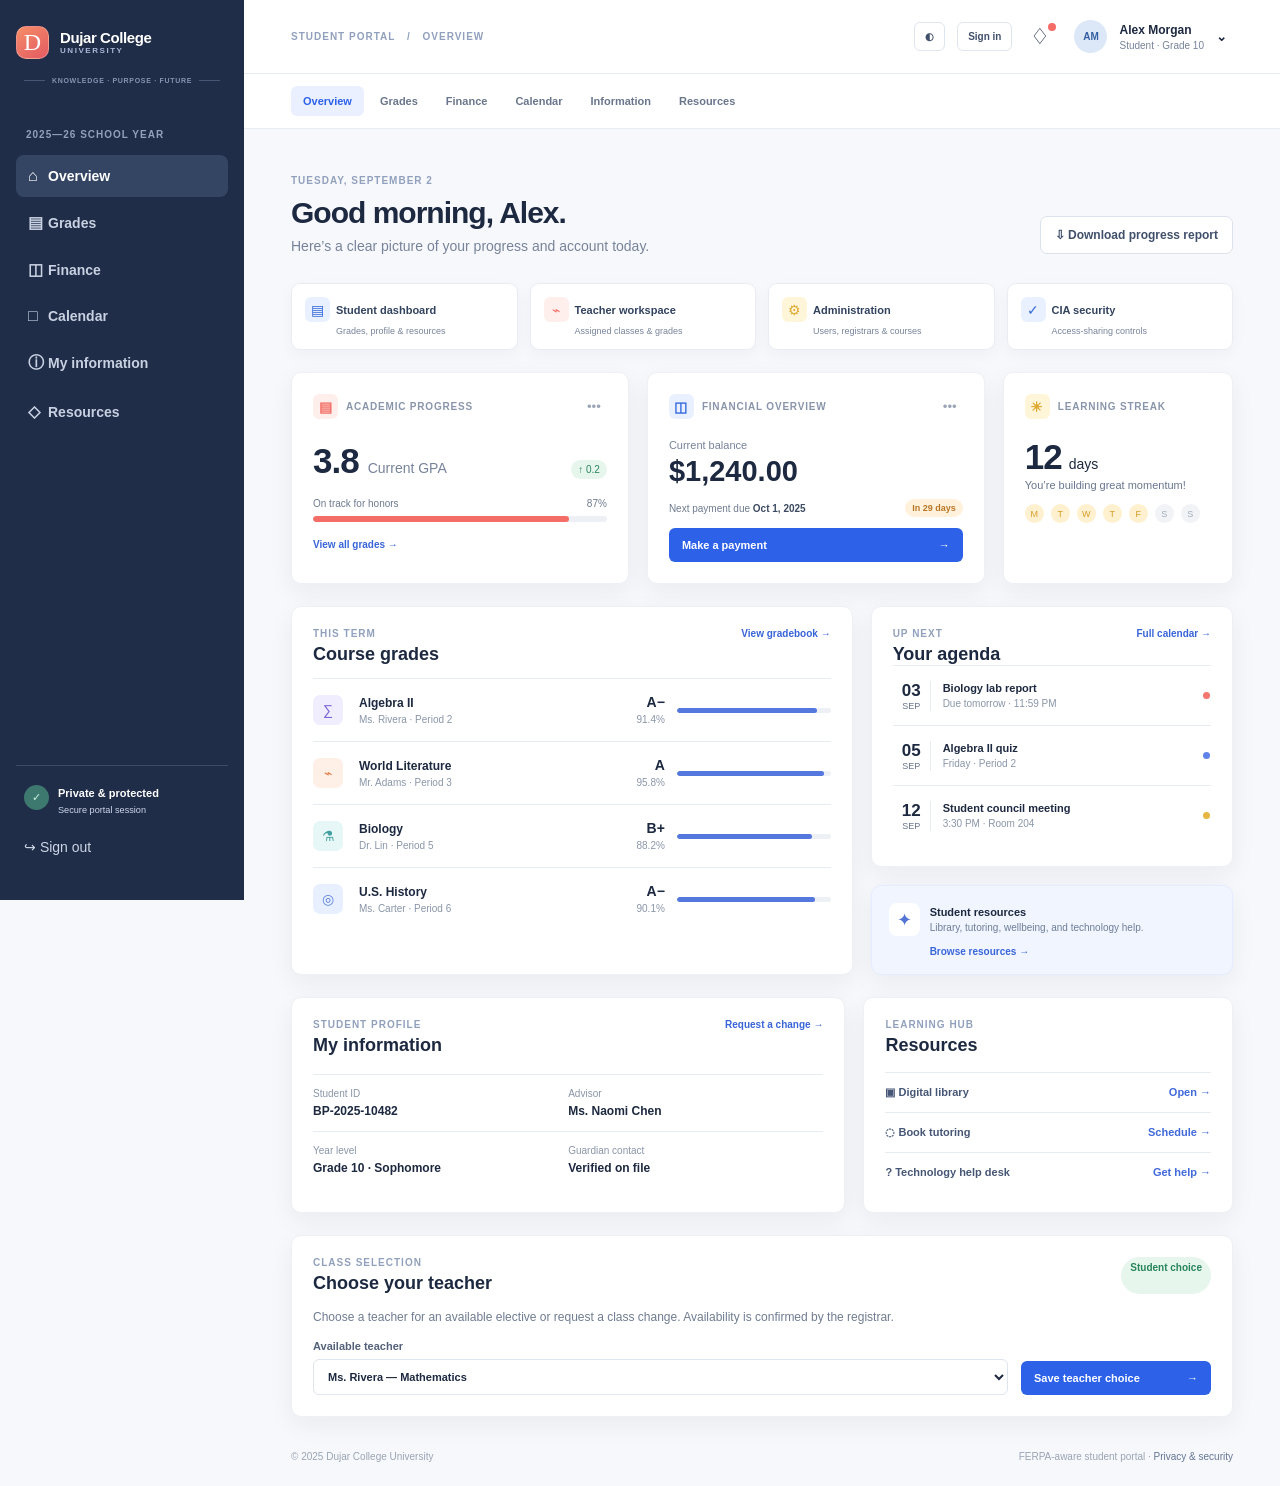
<file: docs/index.html>
<!doctype html>
<html lang="en">
  <head>
    <meta charset="UTF-8" />
    <meta name="viewport" content="width=device-width, initial-scale=1.0" />
    <meta name="description" content="Dujar College University portal for grades, tuition, and campus updates." />
    <meta http-equiv="Content-Security-Policy" content="default-src 'self'; style-src 'self' 'unsafe-inline'; script-src 'self'; img-src 'self' data:; object-src 'none'; base-uri 'self'; form-action 'self'; frame-ancestors 'none'" />
    <meta http-equiv="Referrer-Policy" content="strict-origin-when-cross-origin" />
    <title>Dujar College University — Portal</title>
    <link rel="stylesheet" href="styles.css" />
    <link rel="stylesheet" href="roles.css" />
    <link rel="stylesheet" href="branding.css" />
    <link rel="stylesheet" href="hub.css" />
    <link rel="stylesheet" href="sections.css" />
    <link rel="stylesheet" href="index-theme.css" />
  </head>
  <body>
    <a class="skip-link" href="#main">Skip to main content</a>
    <aside class="sidebar" aria-label="Primary navigation">
      <a class="brand" href="#overview" aria-label="Dujar College University home"><span class="brand-mark">D</span><span class="institution"><strong>Dujar College</strong><small>UNIVERSITY</small></span></a>
      <div class="institution-rule" aria-hidden="true"><span></span><b>KNOWLEDGE · PURPOSE · FUTURE</b><span></span></div>
      <p class="school-year">2025—26 SCHOOL YEAR</p>
      <nav>
        <a class="nav-link active" href="#overview"><span>⌂</span>Overview</a>
        <a class="nav-link" href="#grades"><span>▤</span>Grades</a>
        <a class="nav-link" href="#finance"><span>◫</span>Finance</a>
        <a class="nav-link" href="#calendar"><span>□</span>Calendar</a>
        <a class="nav-link" href="#information"><span>ⓘ</span>My information</a>
        <a class="nav-link" href="#resources"><span>◇</span>Resources</a>
        <a class="nav-link admin-only" href="#administration"><span>⚙</span>Administration</a>
      </nav>
      <div class="sidebar-foot">
        <div class="secure-note"><span>✓</span><div><strong>Private & protected</strong><br><small>Secure portal session</small></div></div>
        <a class="sign-out" href="#" id="signOut">↪ Sign out</a>
      </div>
    </aside>

    <main id="main">
      <header class="topbar">
        <button class="menu-button" id="menuButton" aria-label="Open navigation" aria-expanded="false">☰</button>
        <div class="crumb">STUDENT PORTAL <span>/</span> OVERVIEW</div>
        <div class="top-actions"><button class="theme-control" id="mainTheme" type="button">◐</button><a class="signin-link" href="login.html">Sign in</a><button class="icon-button" aria-label="Notifications">♢<i></i></button><button class="profile" id="loginButton" aria-label="Choose account role"><span class="avatar" id="avatar">AM</span><span class="profile-copy"><strong id="profileName">Alex Morgan</strong><small id="profileRole">Student · Grade 10</small></span><b>⌄</b></button></div>
      </header>
      <nav class="top-pages" aria-label="Dashboard sections"><a class="active" href="overview.html">Overview</a><a href="grades.html">Grades</a><a href="finance.html">Finance</a><a href="calendar.html">Calendar</a><a href="information.html">Information</a><a href="resources.html">Resources</a></nav>

      <section class="welcome" id="overview">
        <div><p class="eyebrow">TUESDAY, SEPTEMBER 2</p><h1>Good morning, Alex.</h1><p class="subtle">Here’s a clear picture of your progress and account today.</p></div>
        <button class="outline-button" id="reportButton">⇩ Download progress report</button>
      </section>
      <section class="page-hub" aria-label="Separate portal pages"><a href="student.html"><span class="mini-icon blue">▤</span><b>Student dashboard</b><small>Grades, profile & resources</small></a><a href="teacher.html"><span class="mini-icon coral">⌁</span><b>Teacher workspace</b><small>Assigned classes & grades</small></a><a href="admin.html"><span class="mini-icon yellow">⚙</span><b>Administration</b><small>Users, registrars & courses</small></a><a href="access.html"><span class="mini-icon blue">✓</span><b>CIA security</b><small>Access-sharing controls</small></a></section>

      <section class="summary-grid" aria-label="Student summary">
        <article class="summary-card grades-card"><div class="card-title"><span class="mini-icon coral">▤</span><span>ACADEMIC PROGRESS</span><button aria-label="More academic options">•••</button></div><div class="grade-line"><strong>3.8</strong><span>Current GPA</span><em>↑ 0.2</em></div><div class="progress-label"><span>On track for honors</span><span>87%</span></div><div class="progress"><i style="width:87%"></i></div><a href="#grades">View all grades <b>→</b></a></article>
        <article class="summary-card finance-card" id="finance"><div class="card-title"><span class="mini-icon blue">◫</span><span>FINANCIAL OVERVIEW</span><button aria-label="More finance options">•••</button></div><div class="balance"><span>Current balance</span><strong id="balanceAmount">$1,240.00</strong></div><div class="due-row"><span>Next payment due <b>Oct 1, 2025</b></span><span class="due-pill">In 29 days</span></div><button class="primary-button" id="paymentButton">Make a payment <span>→</span></button></article>
        <article class="summary-card streak-card"><div class="card-title"><span class="mini-icon yellow">☀</span><span>LEARNING STREAK</span></div><div class="streak-number"><strong>12</strong><span>days</span></div><p>You’re building great momentum!</p><div class="days" aria-label="12 day learning streak"><i class="done">M</i><i class="done">T</i><i class="done">W</i><i class="done">T</i><i class="done">F</i><i>S</i><i>S</i></div></article>
      </section>

      <section class="content-grid">
        <article class="panel grades-panel" id="grades"><div class="panel-head"><div><p class="eyebrow">THIS TERM</p><h2>Course grades</h2></div><a href="#grades">View gradebook →</a></div>
          <div class="course-list">
            <div class="course"><div class="course-symbol purple">∑</div><div class="course-name"><strong>Algebra II</strong><span>Ms. Rivera · Period 2</span></div><div class="course-score"><strong>A−</strong><span>91.4%</span></div><div class="bar"><i style="width:91.4%"></i></div></div>
            <div class="course"><div class="course-symbol orange">⌁</div><div class="course-name"><strong>World Literature</strong><span>Mr. Adams · Period 3</span></div><div class="course-score"><strong>A</strong><span>95.8%</span></div><div class="bar"><i style="width:95.8%"></i></div></div>
            <div class="course"><div class="course-symbol teal">⚗</div><div class="course-name"><strong>Biology</strong><span>Dr. Lin · Period 5</span></div><div class="course-score"><strong>B+</strong><span>88.2%</span></div><div class="bar"><i style="width:88.2%"></i></div></div>
            <div class="course"><div class="course-symbol blue2">◎</div><div class="course-name"><strong>U.S. History</strong><span>Ms. Carter · Period 6</span></div><div class="course-score"><strong>A−</strong><span>90.1%</span></div><div class="bar"><i style="width:90.1%"></i></div></div>
          </div>
        </article>
        <aside class="right-column">
          <article class="panel agenda" id="calendar"><div class="panel-head"><div><p class="eyebrow">UP NEXT</p><h2>Your agenda</h2></div><a href="#calendar">Full calendar →</a></div><div class="event"><time><b>03</b><span>SEP</span></time><div><strong>Biology lab report</strong><p>Due tomorrow · 11:59 PM</p></div><span class="event-dot coral-dot"></span></div><div class="event"><time><b>05</b><span>SEP</span></time><div><strong>Algebra II quiz</strong><p>Friday · Period 2</p></div><span class="event-dot blue-dot"></span></div><div class="event"><time><b>12</b><span>SEP</span></time><div><strong>Student council meeting</strong><p>3:30 PM · Room 204</p></div><span class="event-dot yellow-dot"></span></div></article>
          <article class="help-card" id="resources"><span class="help-emoji">✦</span><div><strong>Student resources</strong><p>Library, tutoring, wellbeing, and technology help.</p></div><a href="#resourceLibrary">Browse resources →</a></article>
        </aside>
      </section>
      <section class="detail-grid" id="information">
        <article class="panel info-panel"><div class="panel-head"><div><p class="eyebrow">STUDENT PROFILE</p><h2>My information</h2></div><a href="#information">Request a change →</a></div><dl><div><dt>Student ID</dt><dd>BP-2025-10482</dd></div><div><dt>Advisor</dt><dd>Ms. Naomi Chen</dd></div><div><dt>Year level</dt><dd>Grade 10 · Sophomore</dd></div><div><dt>Guardian contact</dt><dd>Verified on file</dd></div></dl></article>
        <article class="panel resource-panel" id="resourceLibrary"><div class="panel-head"><div><p class="eyebrow">LEARNING HUB</p><h2>Resources</h2></div></div><a href="#resources">▣ Digital library <span>Open →</span></a><a href="#resources">◌ Book tutoring <span>Schedule →</span></a><a href="#resources">? Technology help desk <span>Get help →</span></a></article>
      </section>
      <section class="panel student-choice" id="teacherDirectory"><div class="panel-head"><div><p class="eyebrow">CLASS SELECTION</p><h2>Choose your teacher</h2></div><span class="role-badge">Student choice</span></div><p>Choose a teacher for an available elective or request a class change. Availability is confirmed by the registrar.</p><div class="choice-row"><label>Available teacher <select id="teacherChoice"><option value="Ms. Rivera — Mathematics">Ms. Rivera — Mathematics</option><option value="Mr. Adams — English">Mr. Adams — English</option><option value="Dr. Lin — Science">Dr. Lin — Science</option><option value="Ms. Carter — History">Ms. Carter — History</option></select></label><button class="primary-button" id="saveTeacherChoice">Save teacher choice <span>→</span></button></div></section>
      <section class="panel teacher-panel teacher-only" id="teacherWorkspace"><div class="panel-head"><div><p class="eyebrow">MY CLASSES</p><h2>Enrolled students · Biology 10</h2></div><span class="role-badge">Teacher access</span></div><p class="admin-intro">Teachers can only view students enrolled in their assigned classes and submit grades for those students.</p><div class="user-table"><div class="table-head"><span>Student</span><span>Current grade</span><span>Action</span></div><div class="table-row"><span><b>Alex Morgan</b><small>Biology 10 · Period 5</small></span><span>B+ · 88.2%</span><button class="text-button grade-button" data-student="Alex Morgan">Send grade</button></div><div class="table-row"><span><b>Jordan Smith</b><small>Biology 10 · Period 5</small></span><span>A− · 91.0%</span><button class="text-button grade-button" data-student="Jordan Smith">Send grade</button></div></div></section>
      <section class="admin-panel panel admin-only" id="administration"><div class="panel-head"><div><p class="eyebrow">AUTHORIZED STAFF ONLY</p><h2>Identity & access administration</h2></div><span class="role-badge" id="accessLevel">Administrator</span></div><p class="admin-intro">Create accounts, assign roles, courses, and send secure password-reset links. Actions are recorded in the audit log.</p><div class="admin-actions"><button class="primary-button" id="newUserButton">+ Create new user</button><button class="outline-button" id="createRegistrarButton">+ Create registrar</button><button class="outline-button" id="newCourseButton">+ Add course</button><button class="outline-button" id="resetPasswordButton">↻ Reset user password</button></div><div class="user-table" role="table" aria-label="Recent users"><div class="table-head" role="row"><span>User</span><span>Role</span><span>Status</span></div><div class="table-row" role="row"><span><b>Alex Morgan</b><small>alex.morgan@dujarcollege.example</small></span><span>Student</span><span class="status active-status">Active</span></div><div class="table-row" role="row"><span><b>Naomi Chen</b><small>n.chen@dujarcollege.example</small></span><span>Teacher</span><span class="status active-status">Active</span></div></div></section>
      <footer><span>© 2025 Dujar College University</span><span>FERPA-aware student portal · <a href="#security">Privacy & security</a></span></footer>
    </main>

    <dialog id="paymentDialog" aria-labelledby="paymentTitle"><button class="dialog-close" aria-label="Close">×</button><span class="mini-icon blue">◫</span><h2 id="paymentTitle">Secure payment</h2><p>Your payment is handled in a protected checkout. This demo intentionally does not collect card or bank details.</p><label>Payment amount <input id="amount" type="text" value="$1,240.00" inputmode="decimal" autocomplete="off" /></label><button class="primary-button" id="continuePayment">Continue to protected checkout <span>→</span></button><small>🔒 Encrypted connection · Never share passwords or payment details by email.</small></dialog>
    <dialog id="loginDialog" aria-labelledby="loginTitle"><button class="dialog-close" data-close="loginDialog" aria-label="Close">×</button><span class="mini-icon blue">⌁</span><h2 id="loginTitle">Portal sign in</h2><p>Choose a demo account to see the appropriate workspace and access controls.</p><label>Email address <input id="loginEmail" type="email" value="alex.morgan@dujarcollege.example" autocomplete="email" /></label><label>Sign in as <select id="roleSelect"><option value="student">Student</option><option value="teacher">Teacher</option><option value="registrar">Registrar</option><option value="admin">Administrator</option><option value="superadmin">Super administrator</option></select></label><button class="primary-button" id="loginSubmit">Sign in securely <span>→</span></button><small>Demo only · Production sign-in should use SSO, MFA, and server-side sessions.</small></dialog>
    <dialog id="userDialog" aria-labelledby="userTitle"><button class="dialog-close" data-close="userDialog" aria-label="Close">×</button><span class="mini-icon coral">+</span><h2 id="userTitle">Create new user</h2><p>Only authorized administrators can create accounts.</p><label>Full name <input id="newUserName" type="text" maxlength="80" autocomplete="name" /></label><label>School email <input id="newUserEmail" type="email" maxlength="120" autocomplete="email" /></label><label>Role <select id="newUserRole"><option>Student</option><option>Teacher</option><option>Registrar</option><option>Administrator</option></select></label><button class="primary-button" id="createUser">Create account & send invitation <span>→</span></button><small>Demo action only. A real system sends a time-limited activation link—never a password.</small></dialog>
    <dialog id="resetDialog" aria-labelledby="resetTitle"><button class="dialog-close" data-close="resetDialog" aria-label="Close">×</button><span class="mini-icon yellow">↻</span><h2 id="resetTitle">Reset password</h2><p>Send a single-use, time-limited reset link. Never disclose or set a password manually.</p><label>User email <input id="resetEmail" type="email" placeholder="name@dujarcollege.example" maxlength="120" autocomplete="email" /></label><button class="primary-button" id="sendReset">Send secure reset link <span>→</span></button><small>Demo only · Requests should be rate-limited and recorded in an audit trail.</small></dialog>
    <dialog id="courseDialog" aria-labelledby="courseTitle"><button class="dialog-close" aria-label="Close">×</button><span class="mini-icon blue">+</span><h2 id="courseTitle">Add a course</h2><p>Create a course and assign an approved teacher. Enrollment remains subject to capacity and registrar approval.</p><label>Course name <input id="courseName" type="text" maxlength="80" placeholder="e.g. Digital Media" /></label><label>Course code <input id="courseCode" type="text" maxlength="16" placeholder="e.g. ART-210" /></label><label>Assigned teacher <select id="courseTeacher"><option>Ms. Rivera</option><option>Mr. Adams</option><option>Dr. Lin</option><option>Ms. Carter</option></select></label><button class="primary-button" id="createCourse">Create course <span>→</span></button><small>Demo only · Production changes must require authorization and audit logging.</small></dialog>
    <dialog id="gradeDialog" aria-labelledby="gradeTitle"><button class="dialog-close" aria-label="Close">×</button><span class="mini-icon coral">▤</span><h2 id="gradeTitle">Send grade</h2><p id="gradeStudent">Submit a grade for an enrolled student.</p><label>Grade <select id="gradeValue"><option>A</option><option>A−</option><option>B+</option><option>B</option><option>B−</option><option>C+</option></select></label><label>Private feedback <input id="gradeFeedback" type="text" maxlength="250" placeholder="Optional note for the student" /></label><button class="primary-button" id="submitGrade">Submit grade <span>→</span></button><small>Demo only · Production submissions should be timestamped and retained in an audit log.</small></dialog>
    <div class="toast" id="toast" role="status" aria-live="polite"></div>
    <script src="app.js"></script>
  </body>
</html>
</file>
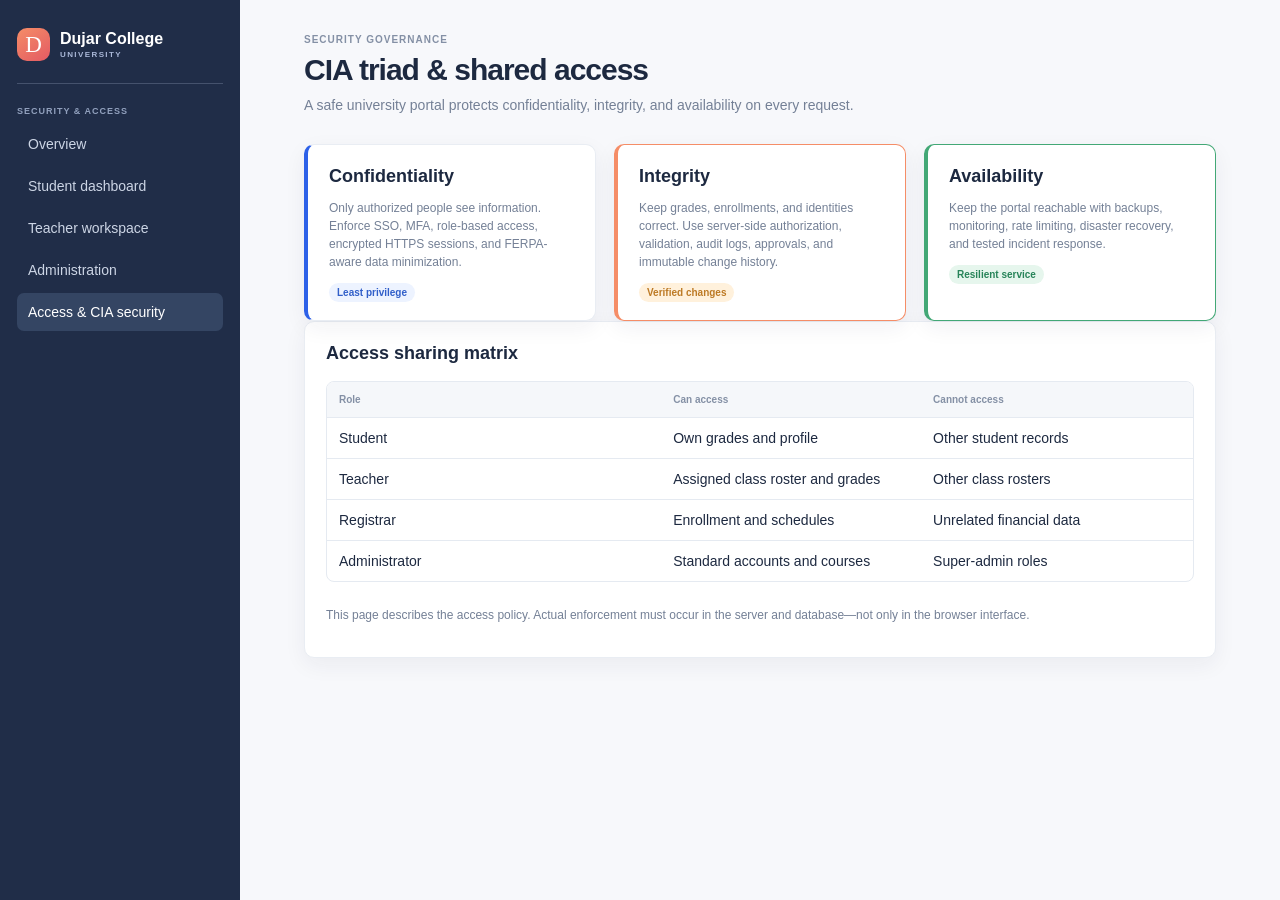
<file: docs/access.html>
<!doctype html><html lang="en"><head><meta charset="utf-8"><meta name="viewport" content="width=device-width,initial-scale=1"><title>Dujar College University — CIA Security</title><link rel="stylesheet" href="portal.css"></head><body><div class="shell"><aside class="side"><a class="logo" href="index.html"><span class="mark">D</span><span>Dujar College<small>UNIVERSITY</small></span></a><hr><p>SECURITY & ACCESS</p><nav><a href="index.html">Overview</a><a href="student.html">Student dashboard</a><a href="teacher.html">Teacher workspace</a><a href="admin.html">Administration</a><a class="active" href="access.html">Access & CIA security</a></nav></aside><main class="content"><p class="eyebrow">SECURITY GOVERNANCE</p><h1>CIA triad & shared access</h1><p class="intro">A safe university portal protects confidentiality, integrity, and availability on every request.</p><section class="grid"><article class="card cia"><h2>Confidentiality</h2><p>Only authorized people see information. Enforce SSO, MFA, role-based access, encrypted HTTPS sessions, and FERPA-aware data minimization.</p><span class="tag secure">Least privilege</span></article><article class="card cia integrity"><h2>Integrity</h2><p>Keep grades, enrollments, and identities correct. Use server-side authorization, validation, audit logs, approvals, and immutable change history.</p><span class="tag warning">Verified changes</span></article><article class="card cia availability"><h2>Availability</h2><p>Keep the portal reachable with backups, monitoring, rate limiting, disaster recovery, and tested incident response.</p><span class="tag ok">Resilient service</span></article></section><section class="card"><h2>Access sharing matrix</h2><div class="table"><div class="row head"><span>Role</span><span>Can access</span><span>Cannot access</span></div><div class="row"><span>Student</span><span>Own grades and profile</span><span>Other student records</span></div><div class="row"><span>Teacher</span><span>Assigned class roster and grades</span><span>Other class rosters</span></div><div class="row"><span>Registrar</span><span>Enrollment and schedules</span><span>Unrelated financial data</span></div><div class="row"><span>Administrator</span><span>Standard accounts and courses</span><span>Super-admin roles</span></div></div><p class="privacy">This page describes the access policy. Actual enforcement must occur in the server and database—not only in the browser interface.</p></section></main></div></body></html>
</file>
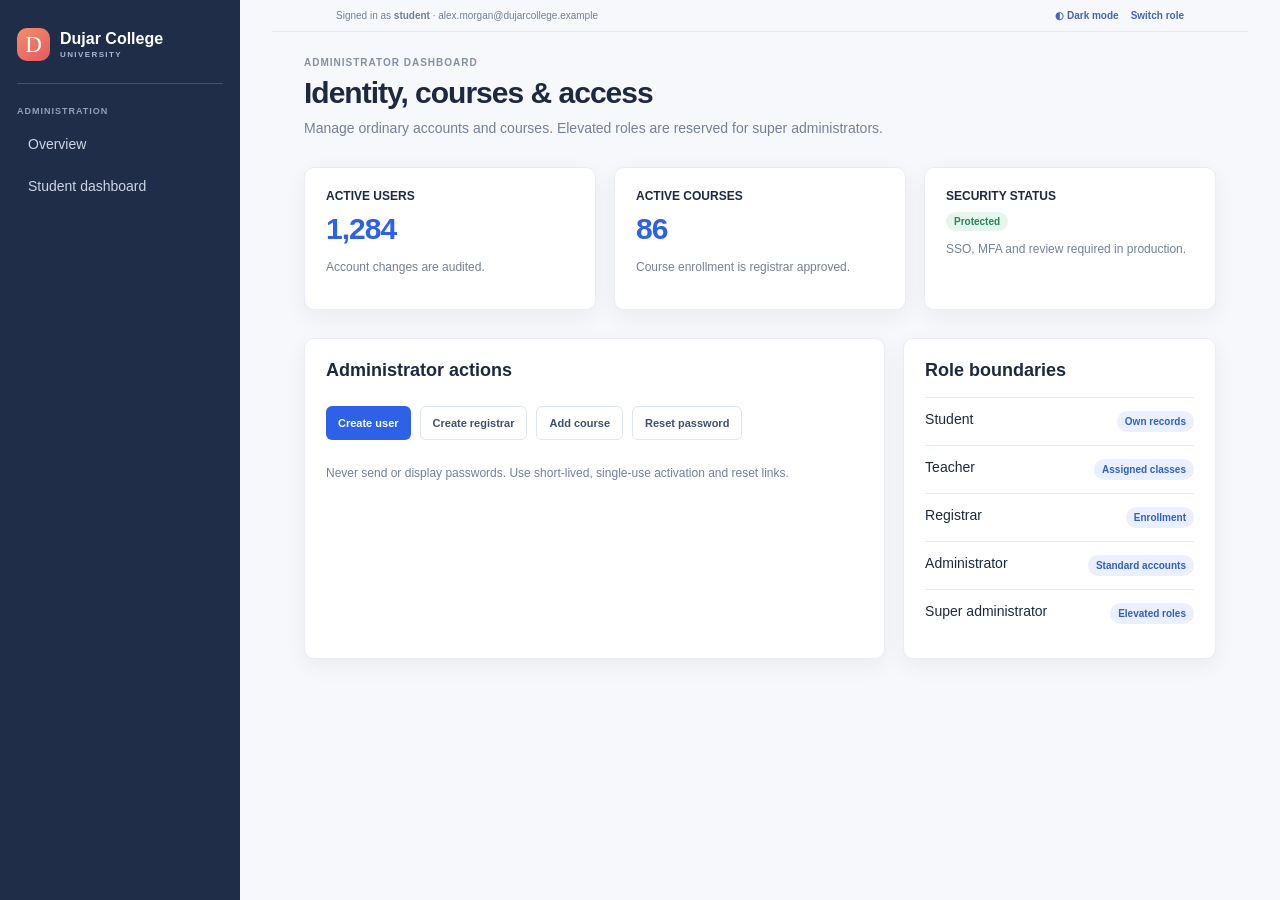
<file: docs/admin.html>
<!doctype html><html lang="en"><head><meta charset="utf-8"><meta name="viewport" content="width=device-width,initial-scale=1"><title>Dujar College University — Administration</title><link rel="stylesheet" href="portal.css"></head><body><div class="shell"><aside class="side"><a class="logo" href="index.html"><span class="mark">D</span><span>Dujar College<small>UNIVERSITY</small></span></a><hr><p>ADMINISTRATION</p><nav><a href="index.html">Overview</a><a href="student.html">Student dashboard</a><a href="teacher.html">Teacher workspace</a><a class="active" href="admin.html">Administration</a><a href="access.html">Access & CIA security</a></nav></aside><main class="content"><p class="eyebrow">ADMINISTRATOR DASHBOARD</p><h1>Identity, courses & access</h1><p class="intro">Manage ordinary accounts and courses. Elevated roles are reserved for super administrators.</p><section class="grid"><article class="card"><h3>ACTIVE USERS</h3><div class="stat">1,284</div><p>Account changes are audited.</p></article><article class="card"><h3>ACTIVE COURSES</h3><div class="stat">86</div><p>Course enrollment is registrar approved.</p></article><article class="card"><h3>SECURITY STATUS</h3><span class="tag ok">Protected</span><p>SSO, MFA and review required in production.</p></article></section><section class="grid two"><article class="card"><h2>Administrator actions</h2><div class="access-buttons"><button class="action" data-demo="New user invitation prepared. Demo only.">Create user</button><button class="action secondary" data-demo="Registrar invitation prepared. Demo only.">Create registrar</button><button class="action secondary" data-demo="Course creation form prepared. Demo only.">Add course</button><button class="action secondary" data-demo="Secure password reset link prepared. Demo only.">Reset password</button></div><p class="privacy">Never send or display passwords. Use short-lived, single-use activation and reset links.</p></article><article class="card"><h2>Role boundaries</h2><ul class="list"><li><span>Student</span><span class="role">Own records</span></li><li><span>Teacher</span><span class="role">Assigned classes</span></li><li><span>Registrar</span><span class="role">Enrollment</span></li><li><span>Administrator</span><span class="role">Standard accounts</span></li><li><span>Super administrator</span><span class="role">Elevated roles</span></li></ul></article></section></main></div><div class="toast" role="status"></div><script src="portal.js"></script></body></html>
</file>
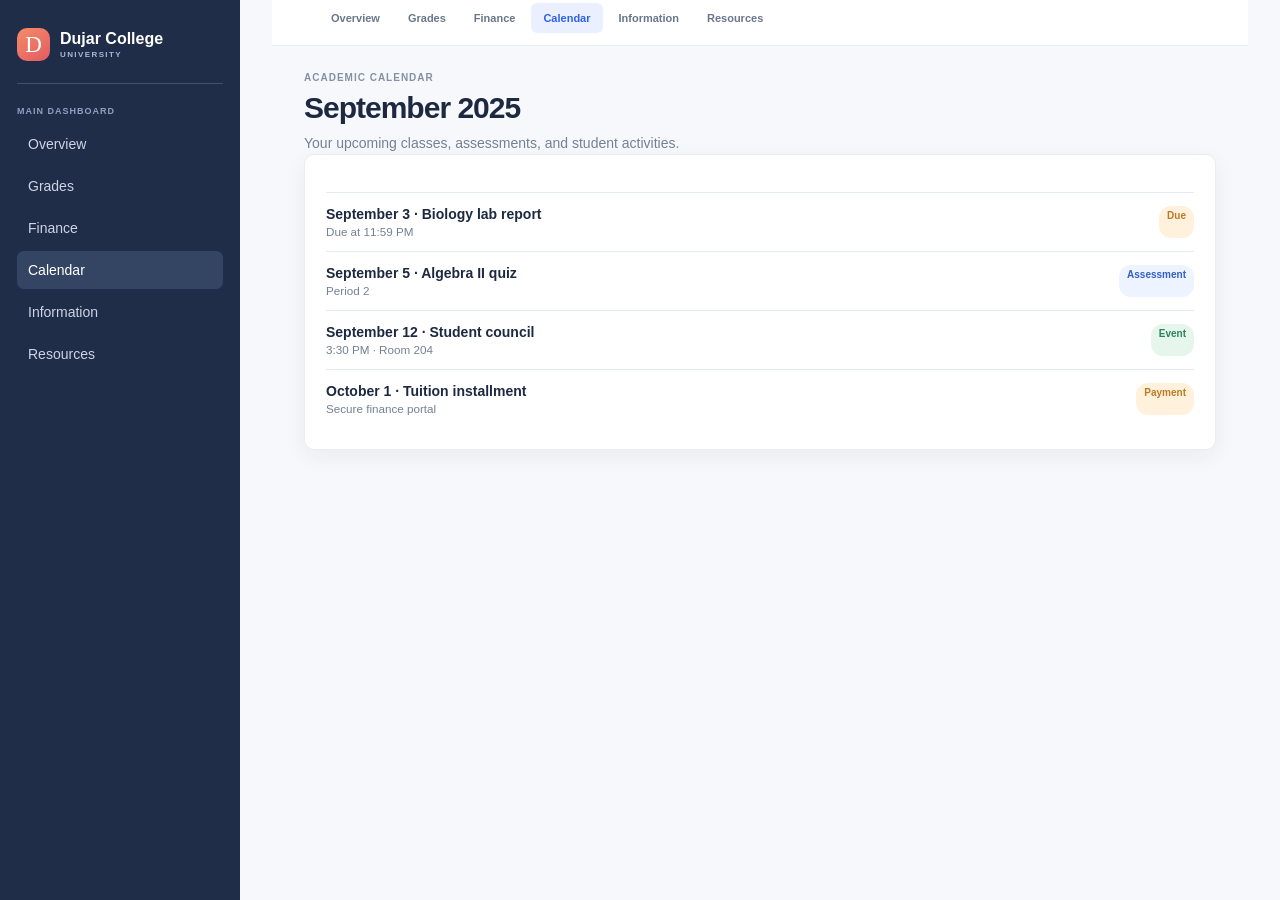
<file: docs/calendar.html>
<!doctype html><html lang="en"><head><meta charset="utf-8"><meta name="viewport" content="width=device-width,initial-scale=1"><title>Dujar College University — Calendar</title><link rel="stylesheet" href="portal.css"><link rel="stylesheet" href="sections.css"></head><body class="section-page"><div class="shell"><aside class="side"><a class="logo" href="index.html"><span class="mark">D</span><span>Dujar College<small>UNIVERSITY</small></span></a><hr><p>MAIN DASHBOARD</p><nav><a href="overview.html">Overview</a><a href="grades.html">Grades</a><a href="finance.html">Finance</a><a class="active" href="calendar.html">Calendar</a><a href="information.html">Information</a><a href="resources.html">Resources</a></nav></aside><main class="content"><nav class="top-pages"><a href="overview.html">Overview</a><a href="grades.html">Grades</a><a href="finance.html">Finance</a><a class="active" href="calendar.html">Calendar</a><a href="information.html">Information</a><a href="resources.html">Resources</a></nav><p class="eyebrow">ACADEMIC CALENDAR</p><h1>September 2025</h1><p class="intro">Your upcoming classes, assessments, and student activities.</p><section class="card"><ul class="list"><li><span><b>September 3 · Biology lab report</b><small>Due at 11:59 PM</small></span><span class="tag warning">Due</span></li><li><span><b>September 5 · Algebra II quiz</b><small>Period 2</small></span><span class="tag secure">Assessment</span></li><li><span><b>September 12 · Student council</b><small>3:30 PM · Room 204</small></span><span class="tag ok">Event</span></li><li><span><b>October 1 · Tuition installment</b><small>Secure finance portal</small></span><span class="tag warning">Payment</span></li></ul></section></main></div></body></html>
</file>
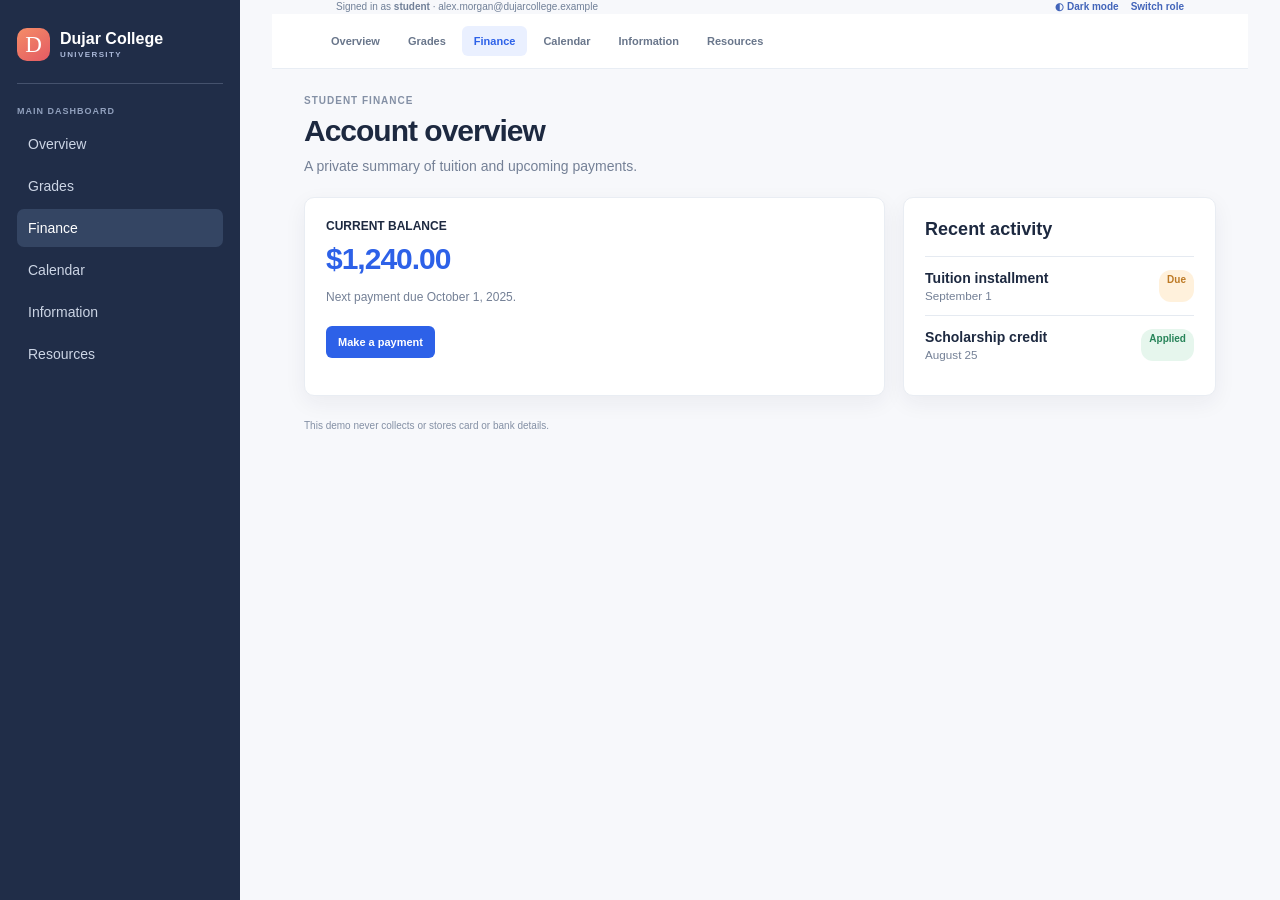
<file: docs/finance.html>
<!doctype html><html lang="en"><head><meta charset="utf-8"><meta name="viewport" content="width=device-width,initial-scale=1"><title>Dujar College University — Finance</title><link rel="stylesheet" href="portal.css"><link rel="stylesheet" href="sections.css"></head><body class="section-page"><div class="shell"><aside class="side"><a class="logo" href="index.html"><span class="mark">D</span><span>Dujar College<small>UNIVERSITY</small></span></a><hr><p>MAIN DASHBOARD</p><nav><a href="overview.html">Overview</a><a href="grades.html">Grades</a><a class="active" href="finance.html">Finance</a><a href="calendar.html">Calendar</a><a href="information.html">Information</a><a href="resources.html">Resources</a></nav></aside><main class="content"><nav class="top-pages"><a href="overview.html">Overview</a><a href="grades.html">Grades</a><a class="active" href="finance.html">Finance</a><a href="calendar.html">Calendar</a><a href="information.html">Information</a><a href="resources.html">Resources</a></nav><p class="eyebrow">STUDENT FINANCE</p><h1>Account overview</h1><p class="intro">A private summary of tuition and upcoming payments.</p><section class="grid two"><article class="card"><h3>CURRENT BALANCE</h3><div class="stat">$1,240.00</div><p>Next payment due October 1, 2025.</p><button class="action" data-demo="Demo only: protected checkout would open here.">Make a payment</button></article><article class="card"><h2>Recent activity</h2><ul class="list"><li><span><b>Tuition installment</b><small>September 1</small></span><span class="tag warning">Due</span></li><li><span><b>Scholarship credit</b><small>August 25</small></span><span class="tag ok">Applied</span></li></ul></article></section><p class="privacy">This demo never collects or stores card or bank details.</p></main></div><div class="toast" role="status"></div><script src="portal.js"></script></body></html>
</file>
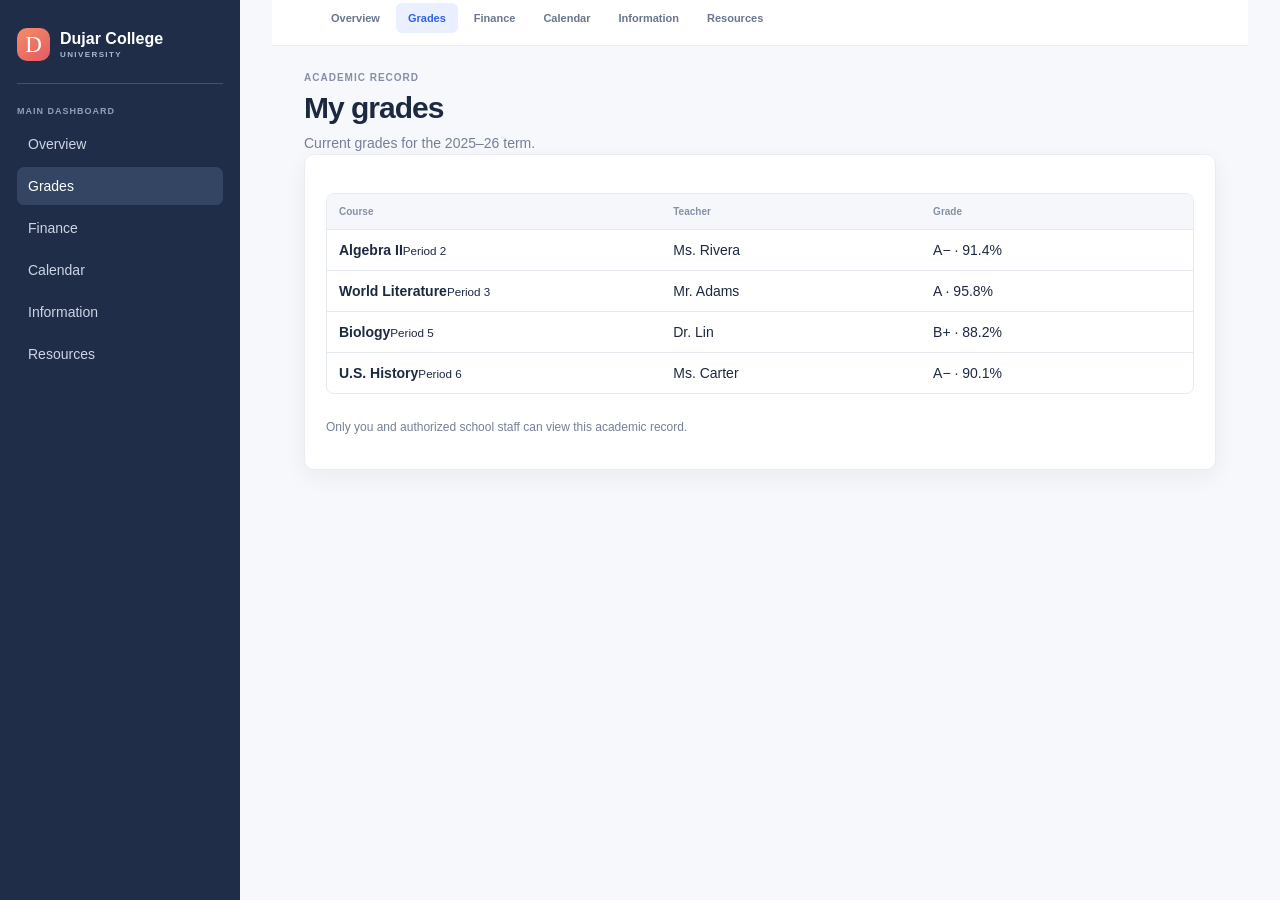
<file: docs/grades.html>
<!doctype html><html lang="en"><head><meta charset="utf-8"><meta name="viewport" content="width=device-width,initial-scale=1"><title>Dujar College University — Grades</title><link rel="stylesheet" href="portal.css"><link rel="stylesheet" href="sections.css"></head><body class="section-page"><div class="shell"><aside class="side"><a class="logo" href="index.html"><span class="mark">D</span><span>Dujar College<small>UNIVERSITY</small></span></a><hr><p>MAIN DASHBOARD</p><nav><a href="overview.html">Overview</a><a class="active" href="grades.html">Grades</a><a href="finance.html">Finance</a><a href="calendar.html">Calendar</a><a href="information.html">Information</a><a href="resources.html">Resources</a></nav></aside><main class="content"><nav class="top-pages"><a href="overview.html">Overview</a><a class="active" href="grades.html">Grades</a><a href="finance.html">Finance</a><a href="calendar.html">Calendar</a><a href="information.html">Information</a><a href="resources.html">Resources</a></nav><p class="eyebrow">ACADEMIC RECORD</p><h1>My grades</h1><p class="intro">Current grades for the 2025–26 term.</p><section class="card"><div class="table"><div class="row head"><span>Course</span><span>Teacher</span><span>Grade</span></div><div class="row"><span><b>Algebra II</b><small>Period 2</small></span><span>Ms. Rivera</span><span>A− · 91.4%</span></div><div class="row"><span><b>World Literature</b><small>Period 3</small></span><span>Mr. Adams</span><span>A · 95.8%</span></div><div class="row"><span><b>Biology</b><small>Period 5</small></span><span>Dr. Lin</span><span>B+ · 88.2%</span></div><div class="row"><span><b>U.S. History</b><small>Period 6</small></span><span>Ms. Carter</span><span>A− · 90.1%</span></div></div><p class="privacy">Only you and authorized school staff can view this academic record.</p></section></main></div></body></html>
</file>
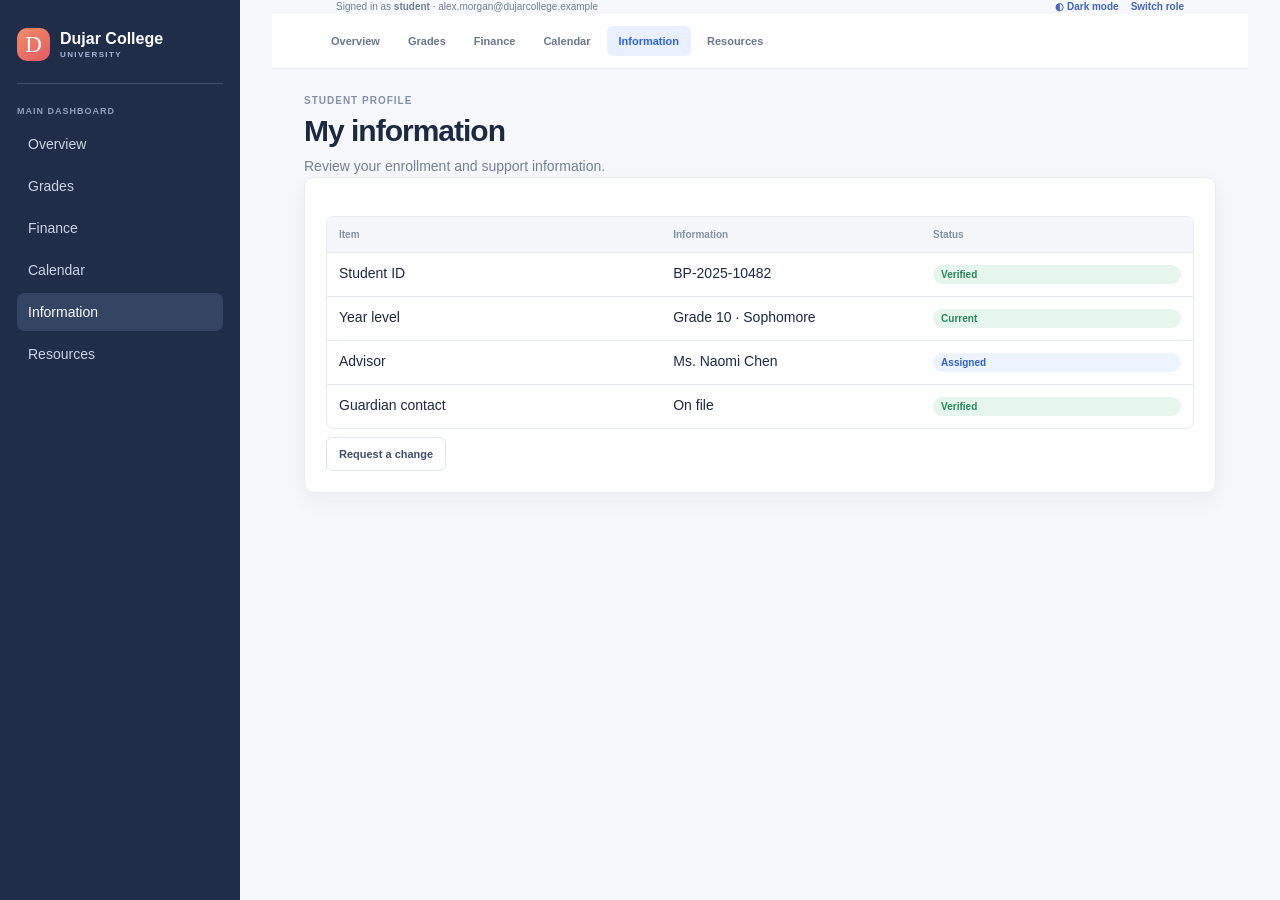
<file: docs/information.html>
<!doctype html><html lang="en"><head><meta charset="utf-8"><meta name="viewport" content="width=device-width,initial-scale=1"><title>Dujar College University — Information</title><link rel="stylesheet" href="portal.css"><link rel="stylesheet" href="sections.css"></head><body class="section-page"><div class="shell"><aside class="side"><a class="logo" href="index.html"><span class="mark">D</span><span>Dujar College<small>UNIVERSITY</small></span></a><hr><p>MAIN DASHBOARD</p><nav><a href="overview.html">Overview</a><a href="grades.html">Grades</a><a href="finance.html">Finance</a><a href="calendar.html">Calendar</a><a class="active" href="information.html">Information</a><a href="resources.html">Resources</a></nav></aside><main class="content"><nav class="top-pages"><a href="overview.html">Overview</a><a href="grades.html">Grades</a><a href="finance.html">Finance</a><a href="calendar.html">Calendar</a><a class="active" href="information.html">Information</a><a href="resources.html">Resources</a></nav><p class="eyebrow">STUDENT PROFILE</p><h1>My information</h1><p class="intro">Review your enrollment and support information.</p><section class="card"><div class="table"><div class="row head"><span>Item</span><span>Information</span><span>Status</span></div><div class="row"><span>Student ID</span><span>BP-2025-10482</span><span class="tag ok">Verified</span></div><div class="row"><span>Year level</span><span>Grade 10 · Sophomore</span><span class="tag ok">Current</span></div><div class="row"><span>Advisor</span><span>Ms. Naomi Chen</span><span class="tag secure">Assigned</span></div><div class="row"><span>Guardian contact</span><span>On file</span><span class="tag ok">Verified</span></div></div><button class="action secondary" data-demo="Profile-change request prepared for the registrar. Demo only.">Request a change</button></section><div class="toast" role="status"></div><script src="portal.js"></script></main></div></body></html>
</file>
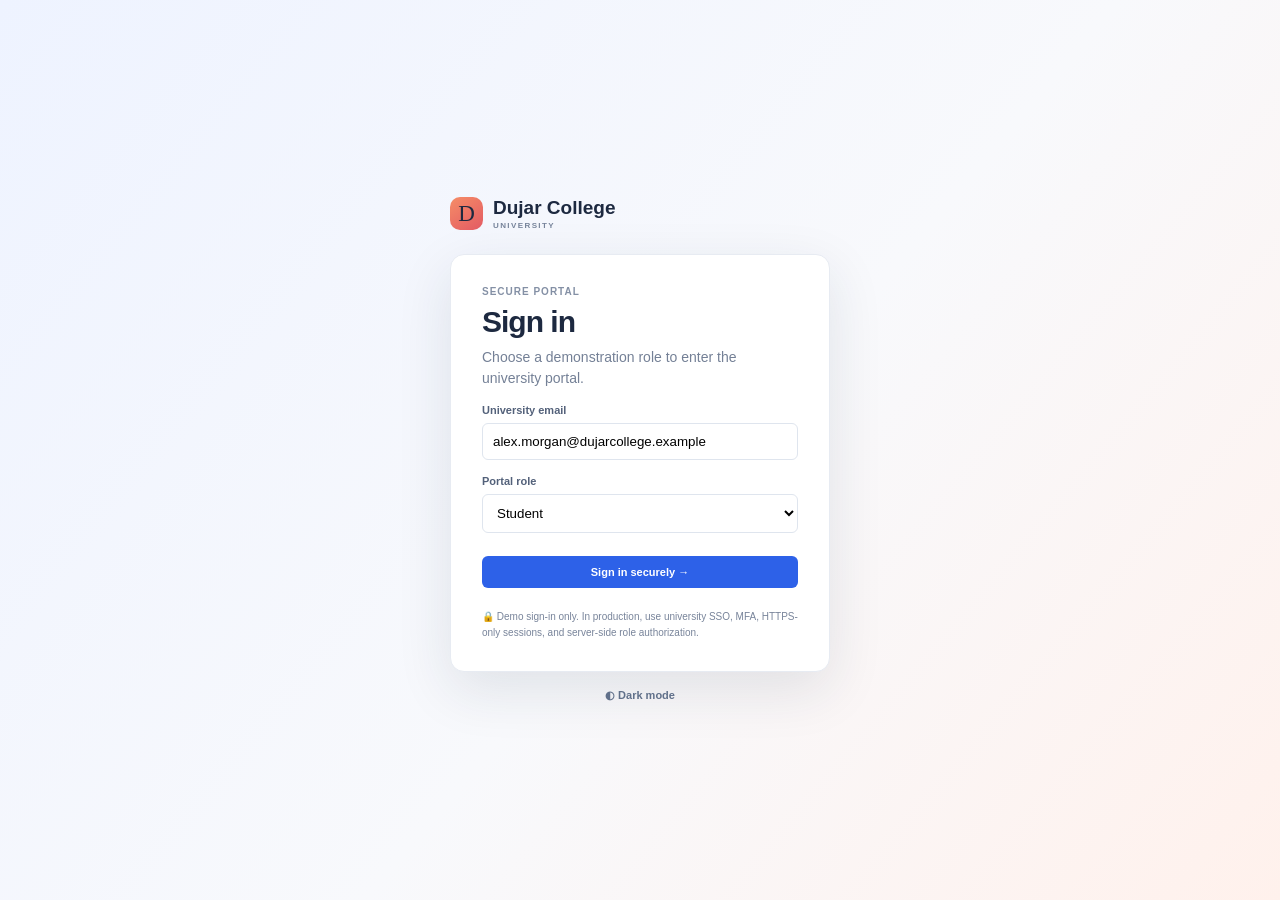
<file: docs/login.html>
<!doctype html><html lang="en"><head><meta charset="utf-8"><meta name="viewport" content="width=device-width,initial-scale=1"><title>Dujar College University — Sign in</title><link rel="stylesheet" href="portal.css"><link rel="stylesheet" href="login.css"></head><body class="login-page"><main class="login-wrap"><a class="login-brand" href="index.html"><span class="mark">D</span><span>Dujar College<small>UNIVERSITY</small></span></a><section class="login-card"><p class="eyebrow">SECURE PORTAL</p><h1>Sign in</h1><p class="intro">Choose a demonstration role to enter the university portal.</p><form id="loginForm" class="form"><label>University email<input id="email" type="email" value="alex.morgan@dujarcollege.example" required autocomplete="email"></label><label>Portal role<select id="role" required><option value="student">Student</option><option value="teacher">Teacher</option><option value="registrar">Registrar</option><option value="admin">Administrator</option><option value="superadmin">Super administrator</option></select></label><button class="action" type="submit">Sign in securely →</button></form><p class="security-copy">🔒 Demo sign-in only. In production, use university SSO, MFA, HTTPS-only sessions, and server-side role authorization.</p></section><button class="theme-button" id="themeToggle" type="button">◐ Dark mode</button></main><script src="login.js"></script></body></html>
</file>
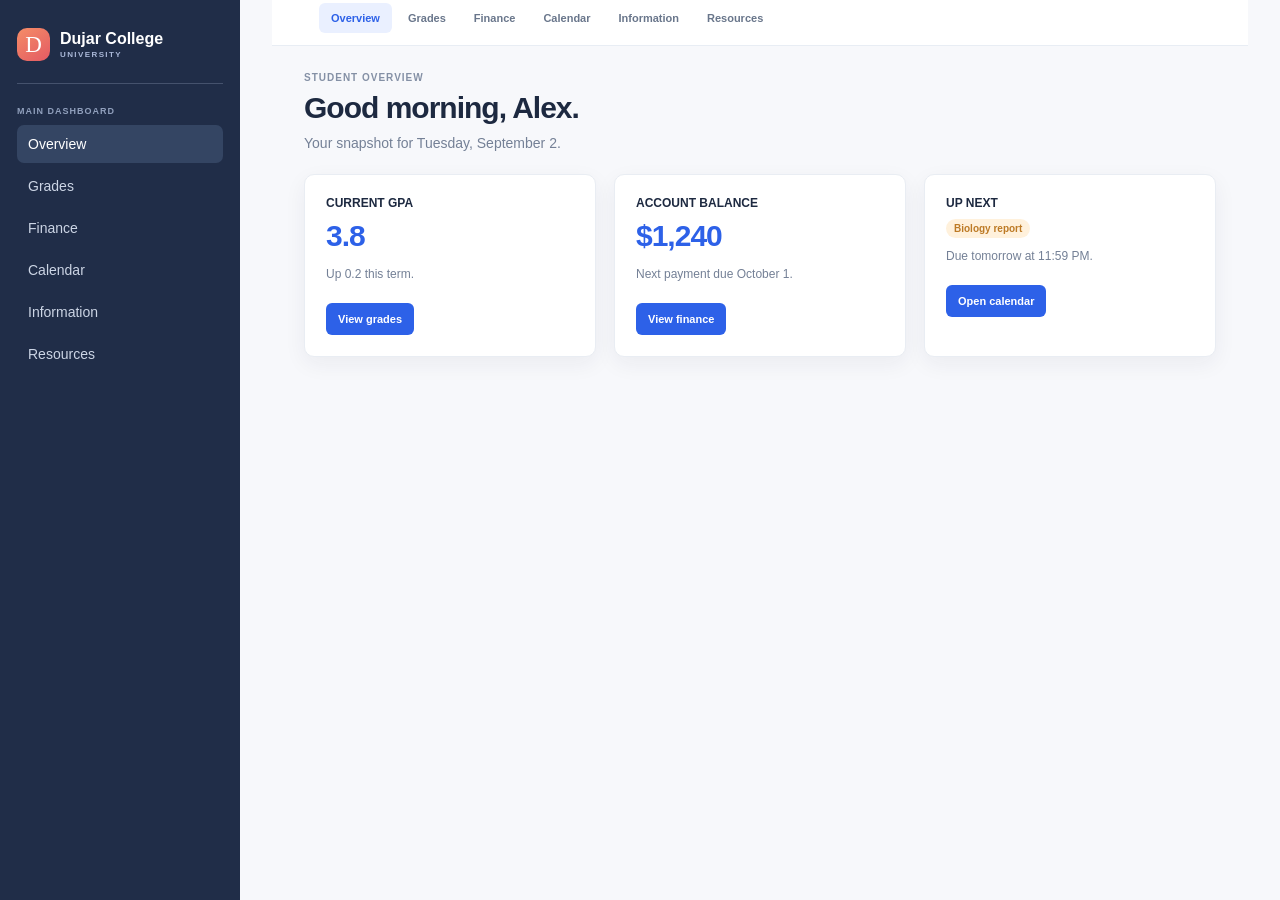
<file: docs/overview.html>
<!doctype html><html lang="en"><head><meta charset="utf-8"><meta name="viewport" content="width=device-width,initial-scale=1"><title>Dujar College University — Overview</title><link rel="stylesheet" href="portal.css"><link rel="stylesheet" href="sections.css"></head><body class="section-page"><div class="shell"><aside class="side"><a class="logo" href="index.html"><span class="mark">D</span><span>Dujar College<small>UNIVERSITY</small></span></a><hr><p>MAIN DASHBOARD</p><nav><a class="active" href="overview.html">Overview</a><a href="grades.html">Grades</a><a href="finance.html">Finance</a><a href="calendar.html">Calendar</a><a href="information.html">Information</a><a href="resources.html">Resources</a></nav></aside><main class="content"><nav class="top-pages"><a class="active" href="overview.html">Overview</a><a href="grades.html">Grades</a><a href="finance.html">Finance</a><a href="calendar.html">Calendar</a><a href="information.html">Information</a><a href="resources.html">Resources</a></nav><p class="eyebrow">STUDENT OVERVIEW</p><h1>Good morning, Alex.</h1><p class="intro">Your snapshot for Tuesday, September 2.</p><section class="grid"><article class="card"><h3>CURRENT GPA</h3><div class="stat">3.8</div><p>Up 0.2 this term.</p><a href="grades.html">View grades</a></article><article class="card"><h3>ACCOUNT BALANCE</h3><div class="stat">$1,240</div><p>Next payment due October 1.</p><a href="finance.html">View finance</a></article><article class="card"><h3>UP NEXT</h3><span class="tag warning">Biology report</span><p>Due tomorrow at 11:59 PM.</p><a href="calendar.html">Open calendar</a></article></section></main></div></body></html>
</file>
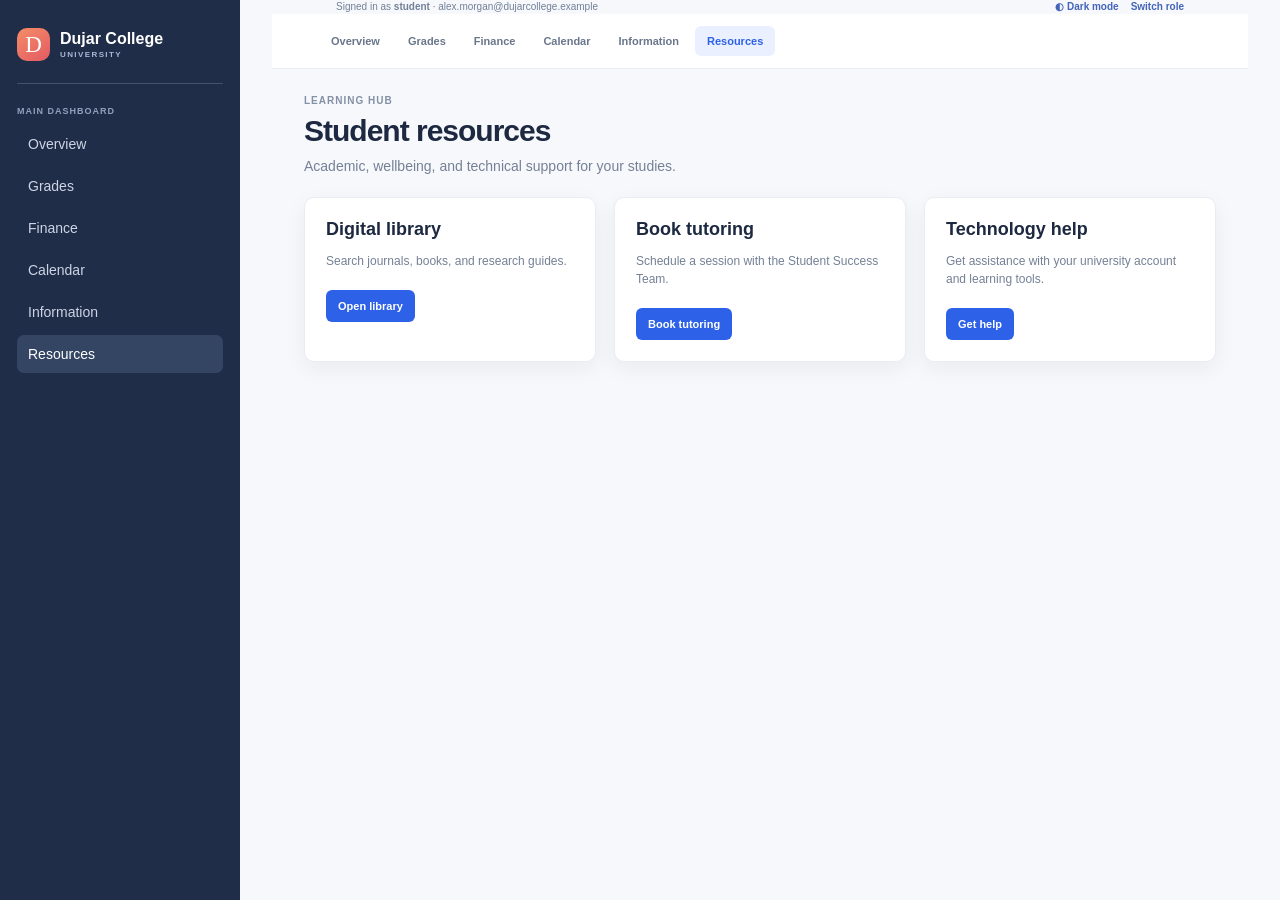
<file: docs/resources.html>
<!doctype html><html lang="en"><head><meta charset="utf-8"><meta name="viewport" content="width=device-width,initial-scale=1"><title>Dujar College University — Resources</title><link rel="stylesheet" href="portal.css"><link rel="stylesheet" href="sections.css"></head><body class="section-page"><div class="shell"><aside class="side"><a class="logo" href="index.html"><span class="mark">D</span><span>Dujar College<small>UNIVERSITY</small></span></a><hr><p>MAIN DASHBOARD</p><nav><a href="overview.html">Overview</a><a href="grades.html">Grades</a><a href="finance.html">Finance</a><a href="calendar.html">Calendar</a><a href="information.html">Information</a><a class="active" href="resources.html">Resources</a></nav></aside><main class="content"><nav class="top-pages"><a href="overview.html">Overview</a><a href="grades.html">Grades</a><a href="finance.html">Finance</a><a href="calendar.html">Calendar</a><a href="information.html">Information</a><a class="active" href="resources.html">Resources</a></nav><p class="eyebrow">LEARNING HUB</p><h1>Student resources</h1><p class="intro">Academic, wellbeing, and technical support for your studies.</p><section class="grid"><article class="card"><h2>Digital library</h2><p>Search journals, books, and research guides.</p><button class="action" data-demo="Library access would open in a trusted new session.">Open library</button></article><article class="card"><h2>Book tutoring</h2><p>Schedule a session with the Student Success Team.</p><button class="action" data-demo="Tutoring booking would open here.">Book tutoring</button></article><article class="card"><h2>Technology help</h2><p>Get assistance with your university account and learning tools.</p><button class="action" data-demo="Support request would be created here.">Get help</button></article></section></main></div><div class="toast" role="status"></div><script src="portal.js"></script></body></html>
</file>
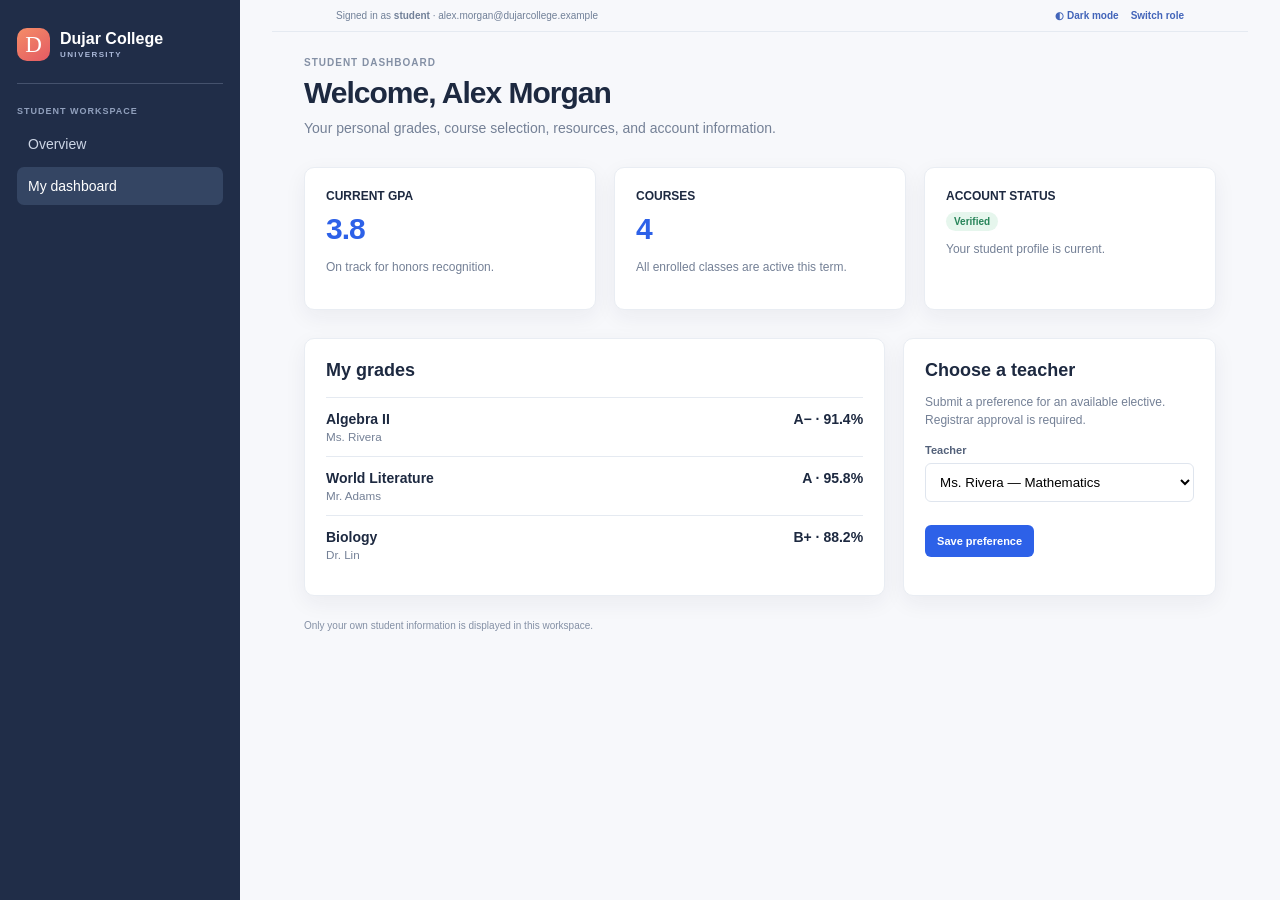
<file: docs/student.html>
<!doctype html><html lang="en"><head><meta charset="utf-8"><meta name="viewport" content="width=device-width,initial-scale=1"><title>Dujar College University — Student</title><link rel="stylesheet" href="portal.css"></head><body><div class="shell"><aside class="side"><a class="logo" href="index.html"><span class="mark">D</span><span>Dujar College<small>UNIVERSITY</small></span></a><hr><p>STUDENT WORKSPACE</p><nav><a href="index.html">Overview</a><a class="active" href="student.html">My dashboard</a><a href="teacher.html">Teacher workspace</a><a href="admin.html">Administration</a><a href="access.html">Access & CIA security</a></nav></aside><main class="content"><p class="eyebrow">STUDENT DASHBOARD</p><h1>Welcome, Alex Morgan</h1><p class="intro">Your personal grades, course selection, resources, and account information.</p><section class="grid"><article class="card"><h3>CURRENT GPA</h3><div class="stat">3.8</div><p>On track for honors recognition.</p></article><article class="card"><h3>COURSES</h3><div class="stat">4</div><p>All enrolled classes are active this term.</p></article><article class="card"><h3>ACCOUNT STATUS</h3><span class="tag ok">Verified</span><p>Your student profile is current.</p></article></section><section class="grid two"><article class="card"><h2>My grades</h2><ul class="list"><li><span><b>Algebra II</b><small>Ms. Rivera</small></span><b>A− · 91.4%</b></li><li><span><b>World Literature</b><small>Mr. Adams</small></span><b>A · 95.8%</b></li><li><span><b>Biology</b><small>Dr. Lin</small></span><b>B+ · 88.2%</b></li></ul></article><article class="card"><h2>Choose a teacher</h2><p>Submit a preference for an available elective. Registrar approval is required.</p><div class="form"><label>Teacher<select><option>Ms. Rivera — Mathematics</option><option>Mr. Adams — English</option><option>Dr. Lin — Science</option><option>Ms. Carter — History</option></select></label></div><button class="action" data-demo="Teacher preference saved for registrar review. Demo only.">Save preference</button></article></section><p class="privacy">Only your own student information is displayed in this workspace.</p></main></div><div class="toast" role="status"></div><script src="portal.js"></script></body></html>
</file>
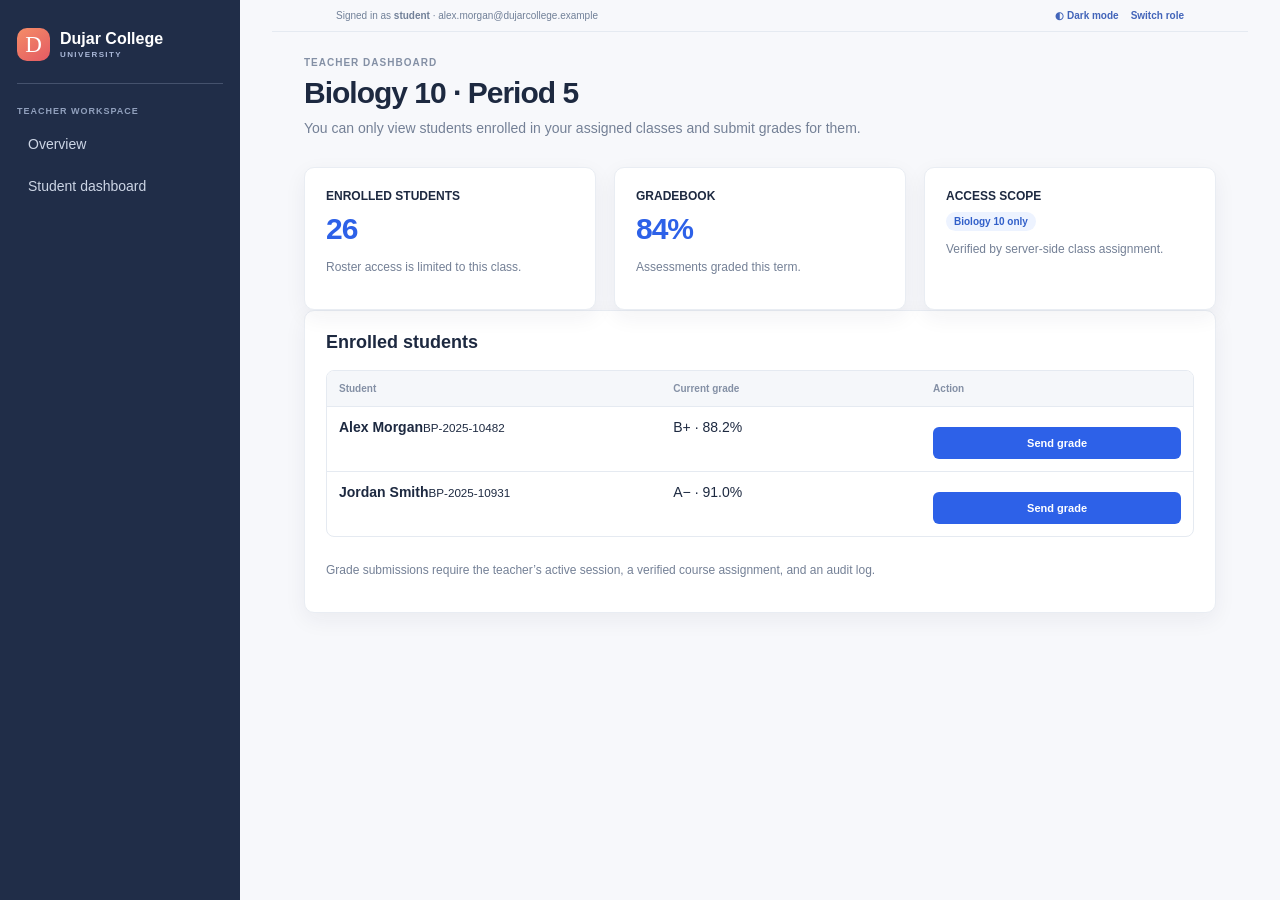
<file: docs/teacher.html>
<!doctype html><html lang="en"><head><meta charset="utf-8"><meta name="viewport" content="width=device-width,initial-scale=1"><title>Dujar College University — Teacher</title><link rel="stylesheet" href="portal.css"></head><body><div class="shell"><aside class="side"><a class="logo" href="index.html"><span class="mark">D</span><span>Dujar College<small>UNIVERSITY</small></span></a><hr><p>TEACHER WORKSPACE</p><nav><a href="index.html">Overview</a><a href="student.html">Student dashboard</a><a class="active" href="teacher.html">My classes</a><a href="admin.html">Administration</a><a href="access.html">Access & CIA security</a></nav></aside><main class="content"><p class="eyebrow">TEACHER DASHBOARD</p><h1>Biology 10 · Period 5</h1><p class="intro">You can only view students enrolled in your assigned classes and submit grades for them.</p><section class="grid"><article class="card"><h3>ENROLLED STUDENTS</h3><div class="stat">26</div><p>Roster access is limited to this class.</p></article><article class="card"><h3>GRADEBOOK</h3><div class="stat">84%</div><p>Assessments graded this term.</p></article><article class="card"><h3>ACCESS SCOPE</h3><span class="tag secure">Biology 10 only</span><p>Verified by server-side class assignment.</p></article></section><section class="card"><h2>Enrolled students</h2><div class="table"><div class="row head"><span>Student</span><span>Current grade</span><span>Action</span></div><div class="row"><span><b>Alex Morgan</b><small>BP-2025-10482</small></span><span>B+ · 88.2%</span><button class="action" data-demo="Grade submission prepared for Alex Morgan. Demo only.">Send grade</button></div><div class="row"><span><b>Jordan Smith</b><small>BP-2025-10931</small></span><span>A− · 91.0%</span><button class="action" data-demo="Grade submission prepared for Jordan Smith. Demo only.">Send grade</button></div></div><p class="privacy">Grade submissions require the teacher’s active session, a verified course assignment, and an audit log.</p></section></main></div><div class="toast" role="status"></div><script src="portal.js"></script></body></html>
</file>
<file: docs/styles.css>
:root{--ink:#1d2940;--muted:#77839a;--line:#e7ebf2;--paper:#fff;--canvas:#f7f8fb;--blue:#2c61e8;--coral:#f46d67;--nav:#202d48;--shadow:0 8px 24px rgba(29,41,64,.06)}*{box-sizing:border-box}html{scroll-behavior:smooth}body{margin:0;background:var(--canvas);color:var(--ink);font:14px Inter,Arial,sans-serif}.skip-link{position:fixed;top:-50px;left:10px;background:#fff;padding:10px;z-index:20}.skip-link:focus{top:10px}.sidebar{background:var(--nav);color:#cdd7ea;display:flex;flex-direction:column;position:fixed;width:244px;height:100vh;padding:26px 16px;z-index:4}.brand{display:flex;align-items:center;gap:10px;color:#fff;text-decoration:none;font-size:21px;font-weight:800}.brand-mark{display:grid;place-items:center;width:33px;height:33px;border-radius:10px;background:#f58d67;font:24px Georgia}.brand span span{color:#aab8d8}.school-year,.eyebrow,.crumb{color:#91a0bd;font-size:10px;font-weight:800;letter-spacing:1px}.school-year{margin:45px 10px 15px}nav{display:grid;gap:4px}.nav-link{padding:12px;border-radius:8px;color:#c8d1e2;text-decoration:none;font-weight:650}.nav-link span{display:inline-block;width:20px;font-size:16px}.nav-link:hover,.nav-link.active{background:#344563;color:#fff}.sidebar-foot{border-top:1px solid #3d4a65;margin-top:auto;padding:19px 8px}.secure-note{display:flex;gap:9px;font-size:11px;line-height:1.5}.secure-note>span{display:grid;place-items:center;width:25px;height:25px;border-radius:50%;background:#3d796e;color:#c8f5e4}.secure-note strong{color:#fff}.sign-out{display:block;color:#cbd5e4;text-decoration:none;margin-top:21px}main{margin-left:244px}.topbar{height:74px;background:#fff;border-bottom:1px solid var(--line);padding:0 47px;display:flex;align-items:center;justify-content:space-between}.crumb span{padding:0 8px}.top-actions,.profile{display:flex;align-items:center;gap:12px}.icon-button,.profile,.menu-button{border:0;background:transparent;cursor:pointer;color:var(--ink)}.icon-button{font-size:22px;position:relative}.icon-button i{position:absolute;right:0;top:0;width:8px;height:8px;border-radius:50%;background:var(--coral)}.profile{text-align:left}.avatar{display:grid;place-items:center;width:33px;height:33px;background:#dce8f8;color:#3460a3;border-radius:50%;font-size:10px;font-weight:800}.profile-copy{display:grid}.profile-copy strong{font-size:12px}.profile-copy small{color:var(--muted);font-size:10px;margin-top:3px}.menu-button{display:none}.welcome{padding:46px 47px 29px;display:flex;align-items:end;justify-content:space-between}.welcome .eyebrow{margin:0 0 10px}h1,h2,p{margin-top:0}h1{font-size:30px;letter-spacing:-1px;margin-bottom:8px}h2{font-size:18px;margin-bottom:0}.subtle{margin:0;color:var(--muted)}.outline-button{background:#fff;border:1px solid #dce2eb;border-radius:7px;color:#40506a;cursor:pointer;padding:11px 14px;font-size:12px;font-weight:700}.summary-grid{display:grid;grid-template-columns:1.13fr 1.13fr .77fr;gap:18px;padding:0 47px}.summary-card,.panel,.help-card{background:#fff;border:1px solid #edf0f5;border-radius:10px;box-shadow:var(--shadow)}.summary-card,.panel{padding:21px}.summary-card{min-height:195px}.card-title{display:flex;align-items:center;gap:8px;color:#8995aa;font-size:10px;font-weight:800;letter-spacing:.8px}.card-title button{margin-left:auto;border:0;background:transparent;color:#9aa5b5}.mini-icon{display:inline-grid;place-items:center;width:25px;height:25px;border-radius:6px;font-size:14px}.coral{background:#ffefec;color:#f26c64}.blue{background:#e9f0ff;color:#3267dc}.yellow{background:#fff5d8;color:#dfaa34}.grade-line{display:flex;align-items:baseline;margin-top:22px}.grade-line strong,.streak-number strong{font-size:35px;letter-spacing:-1px}.grade-line span{margin-left:9px;color:var(--muted)}.grade-line em{margin-left:auto;background:#e6f6ed;color:#29855b;border-radius:12px;padding:4px 7px;font-style:normal;font-size:10px}.progress-label,.due-row{display:flex;justify-content:space-between;color:#6d7a8e;font-size:10px;margin:17px 0 7px}.progress,.bar{height:6px;border-radius:12px;overflow:hidden;background:#edf0f5}.progress i,.bar i{display:block;height:100%;background:var(--coral);border-radius:12px}.grades-card a,.panel-head a{color:#3864d8;font-size:10px;font-weight:800;text-decoration:none}.grades-card a{display:block;margin-top:17px}.balance{margin-top:20px}.balance span{display:block;color:var(--muted);font-size:11px}.balance strong{display:block;font-size:29px;margin-top:4px}.due-row{align-items:center;margin:11px 0}.due-row b{color:#3d4b62}.due-pill{background:#fff1dc;color:#b97725;border-radius:12px;padding:4px 7px;font-size:9px;font-weight:800}.primary-button{width:100%;display:flex;justify-content:space-between;background:var(--blue);color:#fff;border:0;border-radius:6px;padding:11px 13px;font-size:11px;font-weight:800;cursor:pointer}.streak-number{display:flex;align-items:baseline;gap:7px;margin-top:18px}.streak-card p{margin:2px 0 13px;color:#68768d;font-size:11px}.days{display:flex;gap:7px}.days i{display:grid;place-items:center;width:19px;height:19px;border-radius:50%;background:#f1f3f7;color:#a0abba;font-style:normal;font-size:9px}.days .done{background:#fff1cf;color:#d99a25}.content-grid{display:grid;grid-template-columns:1.55fr 1fr;gap:18px;padding:22px 47px}.panel-head{display:flex;justify-content:space-between}.panel-head .eyebrow{margin-bottom:5px}.course-list{margin-top:13px}.course{display:grid;grid-template-columns:34px 1.3fr 44px .8fr;gap:12px;align-items:center;border-top:1px solid var(--line);padding:15px 0}.course-symbol{display:grid;place-items:center;width:30px;height:30px;border-radius:7px}.purple{background:#f0edff;color:#7a60d5}.orange{background:#fff0e7;color:#dd7942}.teal{background:#e7f7f7;color:#419fa1}.blue2{background:#e8f0ff;color:#5e80e4}.course-name{display:grid;gap:4px}.course-name strong{font-size:12px}.course-name span,.course-score span{color:#8995a8;font-size:10px}.course-score{text-align:right}.course-score strong{display:block}.bar{height:5px}.bar i{background:#5578df}.right-column{display:grid;gap:18px}.event{display:grid;grid-template-columns:38px 1fr 8px;gap:12px;align-items:center;border-top:1px solid var(--line);padding:13px 0}.event time{display:grid;text-align:center;border-right:1px solid var(--line);color:#65728a;font-size:9px}.event time b{font-size:17px;color:var(--ink)}.event strong{font-size:11px}.event p{font-size:10px;color:#8995a8;margin:3px 0}.event-dot{width:7px;height:7px;border-radius:50%}.coral-dot{background:#f4766e}.blue-dot{background:#5f83e8}.yellow-dot{background:#e6b641}.help-card{display:grid;grid-template-columns:31px 1fr;gap:10px;padding:17px;background:#f0f5ff;border-color:#e4ecff}.help-emoji{display:grid;place-items:center;background:#fff;color:#5274d2;border-radius:8px;font-size:18px}.help-card strong{font-size:11px}.help-card p{color:#6e7e98;font-size:10px;margin:3px 0}.help-card a{grid-column:2;color:#3965d8;text-decoration:none;font-size:10px;font-weight:800}.detail-grid{display:grid;grid-template-columns:1.2fr .8fr;gap:18px;padding:0 47px 22px}.info-panel dl{display:grid;grid-template-columns:1fr 1fr;margin:18px 0 0}.info-panel dl div{border-top:1px solid var(--line);padding:13px 0}.info-panel dt{font-size:10px;color:#8995a8}.info-panel dd{margin:5px 0 0;font-size:12px;font-weight:700}.resource-panel>a{display:flex;justify-content:space-between;border-top:1px solid var(--line);padding:13px 0;color:#465675;text-decoration:none;font-size:11px;font-weight:700}.resource-panel>a:first-of-type{margin-top:16px}.resource-panel>a span{color:#4069d9}.admin-only,.admin-panel{display:none}.admin-only.show,.admin-panel.show{display:block}.admin-panel{margin:0 47px 22px}.role-badge,.status{background:#e6f6ed;border-radius:20px;color:#278459;font-size:10px;font-weight:800;padding:5px 9px}.admin-intro{color:#6f7c91;font-size:12px}.admin-actions{display:flex;gap:10px;margin-bottom:19px}.admin-actions .primary-button{width:auto}.user-table{border:1px solid var(--line);border-radius:7px;overflow:hidden}.table-head,.table-row{display:grid;grid-template-columns:1.6fr .8fr .5fr;gap:10px;padding:11px 14px}.table-head{background:#f6f8fb;color:#8c97a8;font-size:9px;font-weight:800}.table-row{align-items:center;border-top:1px solid var(--line);font-size:11px}.table-row b,.table-row small{display:block}.table-row small{color:#8a95a8;font-size:10px;margin-top:3px}.status{justify-self:start}footer{display:flex;justify-content:space-between;color:#9aa4b4;font-size:10px;padding:12px 47px 24px}footer a{color:#637594;text-decoration:none}dialog{border:0;border-radius:12px;box-shadow:0 25px 80px rgba(19,32,58,.25);color:var(--ink);max-width:390px;padding:28px;width:calc(100% - 32px)}dialog::backdrop{background:rgba(17,28,52,.55)}dialog h2{margin:12px 0 8px}dialog p{color:#68768d;line-height:1.5}dialog label{display:block;margin:17px 0 12px;color:#53617a;font-size:11px;font-weight:bold}dialog input,dialog select{display:block;width:100%;margin-top:7px;padding:10px;border:1px solid #dfe5ee;border-radius:6px;background:#fff;color:var(--ink);font:inherit}dialog small{display:block;margin-top:15px;color:#7d899d;font-size:10px;text-align:center}.dialog-close{position:absolute;top:8px;right:14px;border:0;background:transparent;color:#77839a;font-size:24px;cursor:pointer}.toast{position:fixed;bottom:22px;left:50%;z-index:10;background:#253858;color:#fff;border-radius:7px;padding:12px 17px;font-size:12px;opacity:0;visibility:hidden;transform:translate(-50%,20px);transition:.2s}.toast.show{opacity:1;visibility:visible;transform:translate(-50%,0)}@media(max-width:1040px){.summary-grid{grid-template-columns:1fr 1fr}.streak-card{grid-column:1/-1}.content-grid{grid-template-columns:1fr}.right-column{grid-template-columns:1fr 1fr}}@media(max-width:720px){.sidebar{transform:translateX(-100%);transition:.25s}.sidebar.open{transform:translateX(0)}main{margin-left:0}.topbar{height:62px;padding:0 20px}.menu-button{display:block}.crumb,.profile-copy,.profile>b{display:none}.welcome{display:grid;gap:18px;padding:32px 20px 23px}.summary-grid,.content-grid,.detail-grid{grid-template-columns:1fr;padding-left:20px;padding-right:20px}.streak-card{grid-column:auto}.right-column{grid-template-columns:1fr}.course{grid-template-columns:31px 1fr 38px}.course .bar{display:none}.admin-panel{margin:0 20px 18px}.admin-actions{display:grid}.admin-actions .primary-button{width:100%}.table-head,.table-row{grid-template-columns:1.3fr .7fr .5fr;padding:10px}footer{display:grid;gap:7px;padding:8px 20px 20px}}
</file>
<file: docs/roles.css>
.student-choice,.teacher-panel{margin:0 47px 22px}.student-choice>p{color:#6f7c91;font-size:12px;line-height:1.5;margin:14px 0}.choice-row{align-items:end;display:grid;gap:13px;grid-template-columns:1fr 190px}.choice-row label{color:#53617a;font-size:11px;font-weight:700}.choice-row select{background:#fff;border:1px solid #dfe5ee;border-radius:6px;color:#1d2940;display:block;font:inherit;margin-top:7px;padding:10px;width:100%}.teacher-only{display:none}.teacher-only.show{display:block}.text-button{background:transparent;border:0;color:#3864d8;cursor:pointer;font-size:11px;font-weight:800;text-align:left}.admin-actions{flex-wrap:wrap}.admin-actions .outline-button{font-size:11px}@media(max-width:720px){.student-choice,.teacher-panel{margin:0 20px 18px}.choice-row{grid-template-columns:1fr}.choice-row .primary-button{width:100%}}
</file>
<file: docs/branding.css>
.brand{gap:11px}.brand-mark{background:linear-gradient(145deg,#f58d67,#e35a63);border:1px solid rgba(255,255,255,.25);font-family:Georgia,serif}.institution{display:grid!important;gap:1px;letter-spacing:-.4px;line-height:1.02}.institution strong{color:#fff;font-size:15px}.institution small{color:#aab8d8;font-size:8px;font-weight:800;letter-spacing:1.55px}.institution-rule{align-items:center;color:#8494b2;display:flex;gap:7px;margin:18px 8px 0}.institution-rule span{background:#475674;height:1px;flex:1}.institution-rule b{font-size:7px;letter-spacing:.7px;white-space:nowrap}@media(max-width:720px){.institution-rule{margin-top:13px}}
</file>
<file: docs/hub.css>
.page-hub{display:grid;grid-template-columns:repeat(4,1fr);gap:12px;padding:0 47px 22px}.page-hub a{align-items:center;background:#fff;border:1px solid #e9edf3;border-radius:9px;box-shadow:0 5px 15px rgba(29,41,64,.04);color:#31425e;display:grid;gap:4px;grid-template-columns:27px 1fr;padding:13px;text-decoration:none}.page-hub a:hover{border-color:#aec0f2}.page-hub b{font-size:11px}.page-hub small{color:#77839a;font-size:9px;grid-column:2}@media(max-width:1040px){.page-hub{grid-template-columns:1fr 1fr}}@media(max-width:720px){.page-hub{grid-template-columns:1fr;padding:0 20px 18px}}
</file>
<file: docs/sections.css>
.top-pages{align-items:center;background:#fff;border-bottom:1px solid #e8edf4;display:flex;gap:4px;overflow-x:auto;padding:12px 47px}.top-pages a{border-radius:6px;color:#69768b;font-size:11px;font-weight:800;padding:9px 12px;text-decoration:none;white-space:nowrap}.top-pages a:hover,.top-pages a.active{background:#eaf0ff;color:#2d61e8}.section-page .content{padding-top:25px}.section-page .top-pages{margin:-34px max(-5vw,-32px) 26px}.section-page .grid{margin-top:20px}@media(max-width:860px){.top-pages{padding:10px 20px}.section-page .top-pages{margin:-30px -20px 22px}}
</file>
<file: docs/index-theme.css>
.signin-link,.theme-control{background:#fff;border:1px solid #dfe5ee;border-radius:6px;color:#40506a;font-size:10px;font-weight:800;padding:8px 10px;text-decoration:none}.theme-control{cursor:pointer}.dark{background:#111a2a;color:#e9eef8}.dark .topbar,.dark .summary-card,.dark .panel,.dark .help-card,.dark .page-hub a{background:#1a2740;border-color:#344563;color:#e9eef8}.dark .welcome,.dark .page-hub,.dark .content-grid,.dark .detail-grid{background:#111a2a}.dark .subtle,.dark .card-title,.dark .course-name span,.dark .course-score span,.dark .event p,.dark .help-card p{color:#bbc7da}.dark .topbar{border-color:#344563}.dark .signin-link,.dark .theme-control{background:#243553;border-color:#40516d;color:#e9eef8}.dark footer{color:#aebbd0}
</file>
<file: docs/portal.css>
@import url("security-ui.css");
:root{--ink:#1d2940;--muted:#748096;--line:#e5eaf1;--blue:#2d61e8;--nav:#202d48;--canvas:#f7f8fb;--green:#278459;--gold:#bd7a25}*{box-sizing:border-box}body{margin:0;background:var(--canvas);color:var(--ink);font:14px Inter,Arial,sans-serif}.shell{display:grid;grid-template-columns:240px 1fr;min-height:100vh}.side{background:var(--nav);color:#dce4f2;padding:28px 17px}.logo{align-items:center;color:#fff;display:flex;font-size:16px;font-weight:800;gap:10px;text-decoration:none}.mark{align-items:center;background:linear-gradient(145deg,#f58d67,#e35a63);border-radius:10px;display:flex;font:23px Georgia;height:33px;justify-content:center;width:33px}.logo small{color:#aab8d8;display:block;font-size:8px;letter-spacing:1.4px;margin-top:2px}.side hr{border:0;border-top:1px solid #45526d;margin:22px 0}.side p{color:#91a0bd;font-size:9px;font-weight:800;letter-spacing:1px}.side a:not(.logo){border-radius:7px;color:#ccd5e5;display:block;margin:4px 0;padding:11px;text-decoration:none}.side a.active,.side a:hover{background:#344563;color:#fff}.content{padding:34px max(32px,5vw)}.eyebrow{color:#8490a5;font-size:10px;font-weight:800;letter-spacing:1px;margin:0 0 8px}h1{font-size:30px;letter-spacing:-1px;margin:0 0 8px}h2{font-size:18px;margin:0}.intro{color:var(--muted);line-height:1.5;margin:0}.grid{display:grid;gap:18px;grid-template-columns:repeat(3,1fr);margin-top:28px}.two{grid-template-columns:1.3fr .7fr}.card{background:#fff;border:1px solid #e9edf3;border-radius:10px;box-shadow:0 7px 22px rgba(30,42,65,.06);padding:21px}.card h3{font-size:12px;margin:0 0 9px}.card p{color:var(--muted);font-size:12px;line-height:1.5}.card a,.action{background:var(--blue);border:0;border-radius:6px;color:#fff;cursor:pointer;display:inline-block;font-size:11px;font-weight:800;margin-top:8px;padding:10px 12px;text-decoration:none}.card a.secondary,.secondary{background:#fff;border:1px solid #dfe5ef;color:#40506a}.stat{color:var(--blue);font-size:30px;font-weight:800;letter-spacing:-1px}.list{margin:16px 0 0;padding:0;list-style:none}.list li{border-top:1px solid var(--line);display:flex;justify-content:space-between;padding:13px 0}.list small{color:var(--muted);display:block;margin-top:3px}.tag{border-radius:12px;font-size:10px;font-weight:800;padding:4px 8px}.ok{background:#e6f6ed;color:var(--green)}.warning{background:#fff1dc;color:var(--gold)}.secure{background:#edf3ff;color:#315fc9}.cia{border-left:4px solid var(--blue)}.cia.integrity{border-color:#f58d67}.cia.availability{border-color:#43a876}.table{border:1px solid var(--line);border-radius:8px;margin-top:17px;overflow:hidden}.row{display:grid;grid-template-columns:1.3fr 1fr 1fr;gap:12px;padding:12px}.row:not(:last-child){border-bottom:1px solid var(--line)}.row.head{background:#f5f7fa;color:#8490a5;font-size:10px;font-weight:800}.privacy{margin-top:24px;color:#8490a5;font-size:10px}.role{background:#eaf0ff;border-radius:12px;color:#315fc9;font-size:10px;font-weight:800;padding:5px 8px}.access-buttons{display:flex;flex-wrap:wrap;gap:9px;margin-top:17px}.form label{color:#53617a;display:block;font-size:11px;font-weight:700;margin:15px 0}.form input,.form select{background:#fff;border:1px solid #dfe5ee;border-radius:6px;display:block;margin-top:7px;padding:10px;width:100%}.toast{background:#253858;border-radius:7px;bottom:22px;color:#fff;font-size:12px;left:50%;opacity:0;padding:12px 17px;position:fixed;transform:translate(-50%,20px);transition:.2s;visibility:hidden}.toast.show{opacity:1;transform:translate(-50%,0);visibility:visible}@media(max-width:860px){.shell{grid-template-columns:1fr}.side{padding:18px}.side nav{display:flex;flex-wrap:wrap;gap:4px}.side a:not(.logo){margin:0}.content{padding:30px 20px}.grid,.two{grid-template-columns:1fr}.row{grid-template-columns:1.1fr .9fr .9fr}}
</file>
<file: docs/login.css>
.login-page{align-items:center;background:linear-gradient(130deg,#eef3ff,#f8f9fc 55%,#fff1ec);display:grid;min-height:100vh}.login-wrap{margin:auto;max-width:430px;padding:25px;width:100%}.login-brand{align-items:center;color:#1d2940;display:flex;font-size:19px;font-weight:800;gap:10px;margin:0 0 24px;text-decoration:none}.login-brand small{color:#76839a;display:block;font-size:8px;letter-spacing:1.4px;margin-top:2px}.login-card{background:#fff;border:1px solid #e7ebf2;border-radius:14px;box-shadow:0 18px 55px rgba(30,42,65,.11);padding:31px}.login-card h1{margin-bottom:8px}.login-card .action{width:100%}.security-copy{color:#78849a;font-size:10px;line-height:1.55;margin:21px 0 0}.theme-button{background:transparent;border:0;color:#60708a;cursor:pointer;font-size:11px;font-weight:800;margin:16px auto 0;display:block}body.dark{background:#111a2a;color:#e9eef8}.dark .login-page{background:linear-gradient(130deg,#101a2d,#19253b)}.dark .login-brand{color:#fff}.dark .login-card{background:#1c2940;border-color:#31415f}.dark .intro,.dark .security-copy{color:#b9c4d6}.dark .form label{color:#d5deee}.dark .form input,.dark .form select{background:#152137;border-color:#40516d;color:#fff}
</file>
